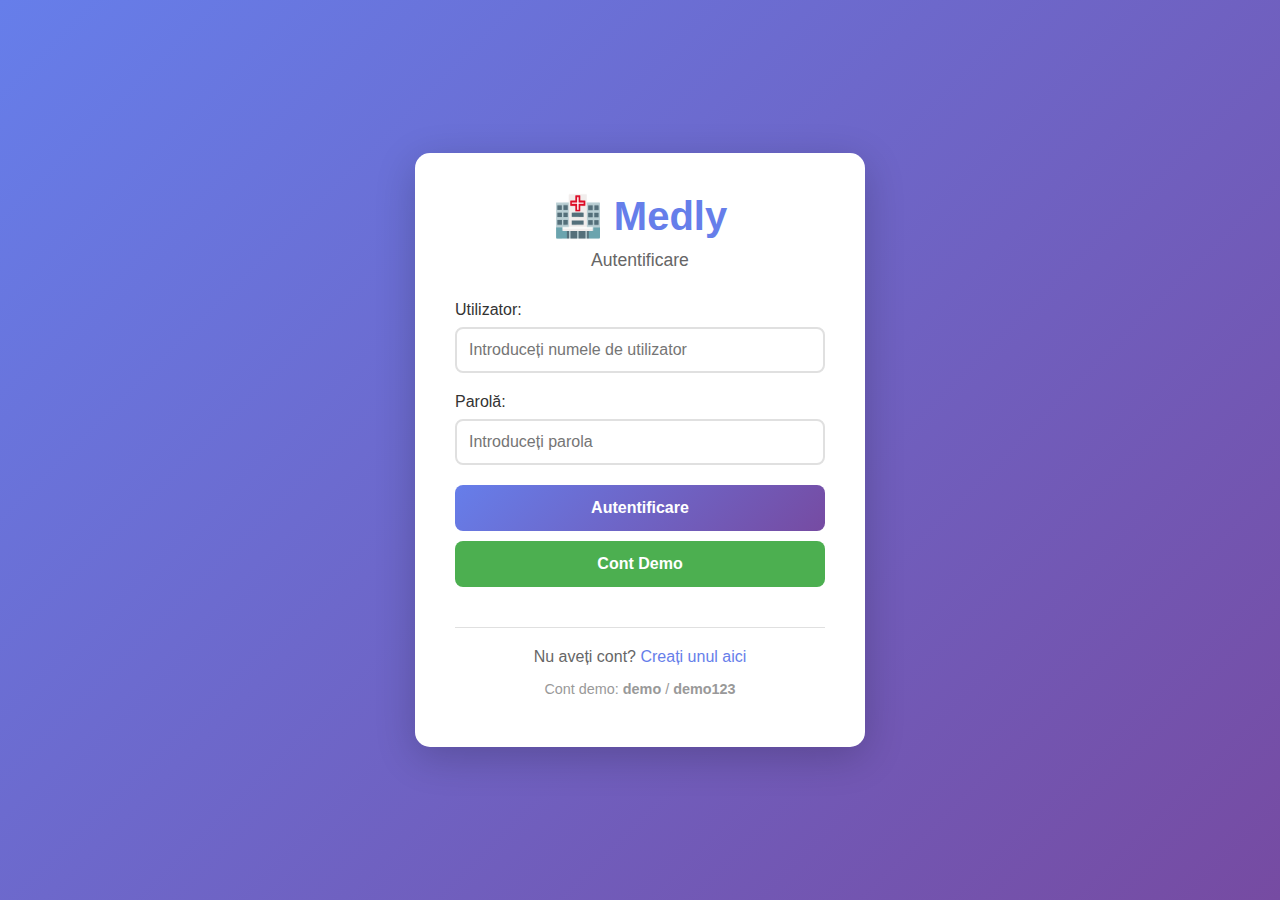
<file: templates/login.html>
<!DOCTYPE html>
<html lang="ro">
<head>
    <meta charset="UTF-8">
    <meta name="viewport" content="width=device-width, initial-scale=1.0">
    <title>Autentificare - Medly</title>
    <style>
        * {
            margin: 0;
            padding: 0;
            box-sizing: border-box;
        }
        
        body {
            font-family: 'Segoe UI', Tahoma, Geneva, Verdana, sans-serif;
            background: linear-gradient(135deg, #667eea 0%, #764ba2 100%);
            min-height: 100vh;
            display: flex;
            justify-content: center;
            align-items: center;
            padding: 20px;
        }
        
        .login-container {
            width: 100%;
            max-width: 450px;
        }
        
        .login-box {
            background: white;
            border-radius: 15px;
            padding: 40px;
            box-shadow: 0 10px 40px rgba(0,0,0,0.2);
        }
        
        .login-header {
            text-align: center;
            margin-bottom: 30px;
        }
        
        .login-header h1 {
            color: #667eea;
            font-size: 2.5em;
            margin-bottom: 10px;
        }
        
        .login-header p {
            color: #666;
            font-size: 1.1em;
        }
        
        .form-group {
            margin-bottom: 20px;
        }
        
        .form-group label {
            display: block;
            margin-bottom: 8px;
            color: #333;
            font-weight: 500;
        }
        
        .form-group input {
            width: 100%;
            padding: 12px;
            border: 2px solid #e0e0e0;
            border-radius: 8px;
            font-size: 16px;
            transition: border-color 0.3s;
        }
        
        .form-group input:focus {
            outline: none;
            border-color: #667eea;
        }
        
        .error-message {
            background: #fee;
            color: #c33;
            padding: 12px;
            border-radius: 8px;
            margin-bottom: 20px;
            border: 1px solid #fcc;
        }
        
        .btn-login, .btn-register, .btn-demo {
            width: 100%;
            padding: 14px;
            border: none;
            border-radius: 8px;
            font-size: 16px;
            font-weight: 600;
            cursor: pointer;
            transition: transform 0.2s, box-shadow 0.2s;
            margin-bottom: 10px;
        }
        
        .btn-login {
            background: linear-gradient(135deg, #667eea 0%, #764ba2 100%);
            color: white;
        }
        
        .btn-login:hover {
            transform: translateY(-2px);
            box-shadow: 0 5px 15px rgba(102, 126, 234, 0.4);
        }
        
        .btn-register {
            background: #f0f0f0;
            color: #333;
        }
        
        .btn-register:hover {
            background: #e0e0e0;
        }
        
        .btn-demo {
            background: #4CAF50;
            color: white;
        }
        
        .btn-demo:hover {
            background: #45a049;
            transform: translateY(-2px);
        }
        
        .login-footer {
            margin-top: 30px;
            padding-top: 20px;
            border-top: 1px solid #e0e0e0;
            text-align: center;
        }
        
        .login-footer p {
            color: #666;
            margin-bottom: 10px;
        }
        
        .login-footer a {
            color: #667eea;
            text-decoration: none;
            font-weight: 500;
        }
        
        .login-footer a:hover {
            text-decoration: underline;
        }
    </style>
</head>
<body>
    <div class="login-container">
        <div class="login-box">
            <div class="login-header">
                <h1>🏥 Medly</h1>
                <p>Autentificare</p>
            </div>
            
            <form id="loginForm">
                <div class="form-group">
                    <label for="username">Utilizator:</label>
                    <input type="text" id="username" name="username" required autocomplete="username" placeholder="Introduceți numele de utilizator">
                </div>
                
                <div class="form-group">
                    <label for="password">Parolă:</label>
                    <input type="password" id="password" name="password" required autocomplete="current-password" placeholder="Introduceți parola">
                </div>
                
                <div id="errorMessage" class="error-message" style="display: none;"></div>
                
                <button type="submit" class="btn-login">Autentificare</button>
                <button type="button" class="btn-demo" onclick="demoLogin()">Cont Demo</button>
            </form>
            
            <div class="login-footer">
                <p>Nu aveți cont? <a href="{{ url_for('register') }}">Creați unul aici</a></p>
                <p style="font-size: 0.9em; color: #999; margin-top: 15px;">
                    Cont demo: <strong>demo</strong> / <strong>demo123</strong>
                </p>
            </div>
        </div>
    </div>
    
    <script>
        document.getElementById('loginForm').addEventListener('submit', async function(e) {
            e.preventDefault();
            
            const username = document.getElementById('username').value;
            const password = document.getElementById('password').value;
            const errorDiv = document.getElementById('errorMessage');
            
            errorDiv.style.display = 'none';
            
            try {
                const response = await fetch('/login', {
                    method: 'POST',
                    headers: {
                        'Content-Type': 'application/json'
                    },
                    body: JSON.stringify({ username, password })
                });
                
                const data = await response.json();
                
                if (response.ok && data.success) {
                    window.location.href = '/';
                } else {
                    errorDiv.textContent = data.error || 'Eroare la autentificare';
                    errorDiv.style.display = 'block';
                }
            } catch (error) {
                errorDiv.textContent = 'Eroare de conexiune. Vă rugăm să încercați din nou.';
                errorDiv.style.display = 'block';
            }
        });
        
        async function demoLogin() {
            const errorDiv = document.getElementById('errorMessage');
            errorDiv.style.display = 'none';
            
            try {
                const response = await fetch('/demo-login', {
                    method: 'POST',
                    headers: {
                        'Content-Type': 'application/json'
                    }
                });
                
                const data = await response.json();
                
                if (response.ok && data.success) {
                    window.location.href = '/';
                } else {
                    errorDiv.textContent = data.error || 'Eroare la autentificare demo';
                    errorDiv.style.display = 'block';
                }
            } catch (error) {
                errorDiv.textContent = 'Eroare de conexiune. Vă rugăm să încercați din nou.';
                errorDiv.style.display = 'block';
            }
        }
    </script>
</body>
</html>
</file>
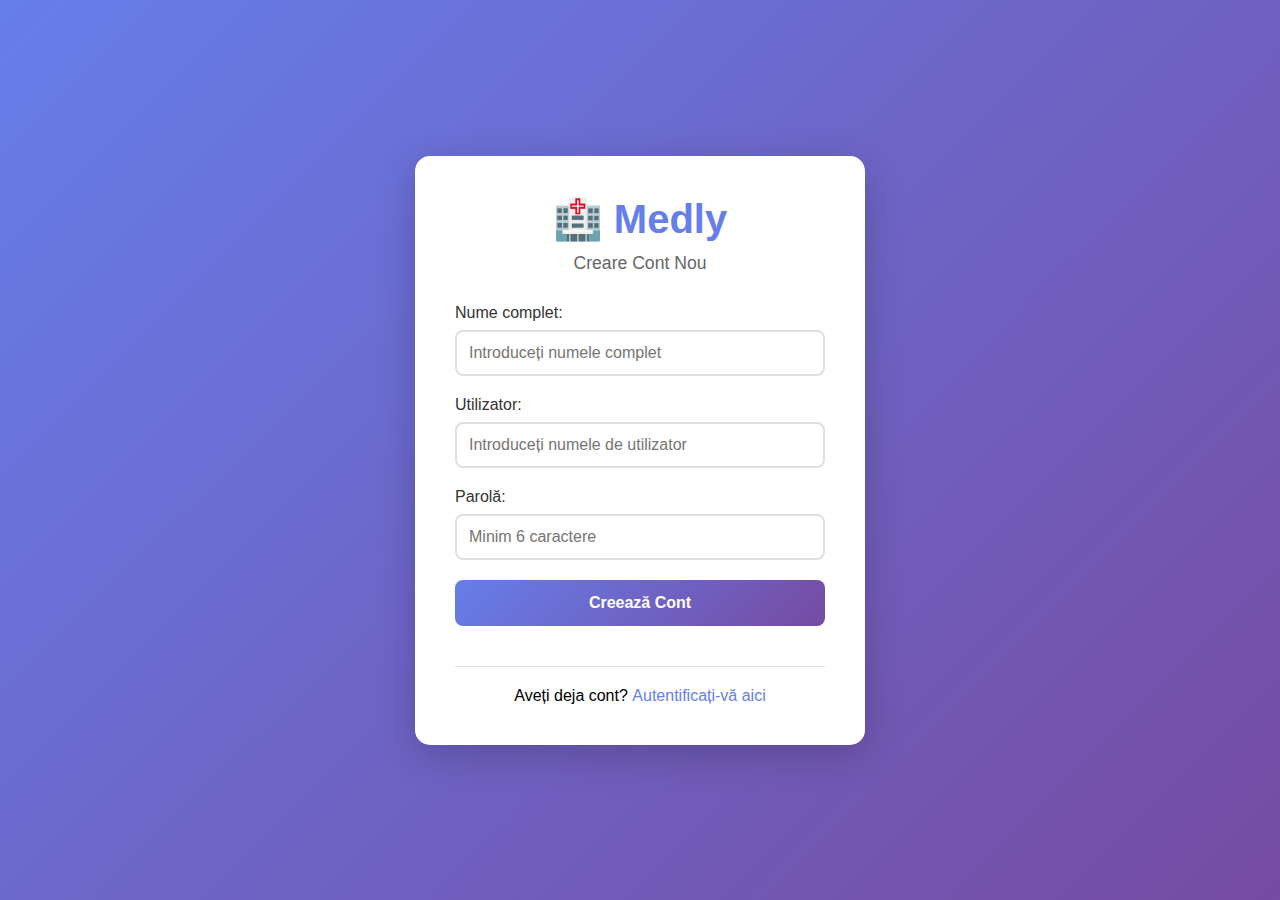
<file: templates/register.html>
<!DOCTYPE html>
<html lang="ro">
<head>
    <meta charset="UTF-8">
    <meta name="viewport" content="width=device-width, initial-scale=1.0">
    <title>Înregistrare - Medly</title>
    <style>
        * {
            margin: 0;
            padding: 0;
            box-sizing: border-box;
        }
        
        body {
            font-family: 'Segoe UI', Tahoma, Geneva, Verdana, sans-serif;
            background: linear-gradient(135deg, #667eea 0%, #764ba2 100%);
            min-height: 100vh;
            display: flex;
            justify-content: center;
            align-items: center;
            padding: 20px;
        }
        
        .register-container {
            width: 100%;
            max-width: 450px;
        }
        
        .register-box {
            background: white;
            border-radius: 15px;
            padding: 40px;
            box-shadow: 0 10px 40px rgba(0,0,0,0.2);
        }
        
        .register-header {
            text-align: center;
            margin-bottom: 30px;
        }
        
        .register-header h1 {
            color: #667eea;
            font-size: 2.5em;
            margin-bottom: 10px;
        }
        
        .register-header p {
            color: #666;
            font-size: 1.1em;
        }
        
        .form-group {
            margin-bottom: 20px;
        }
        
        .form-group label {
            display: block;
            margin-bottom: 8px;
            color: #333;
            font-weight: 500;
        }
        
        .form-group input {
            width: 100%;
            padding: 12px;
            border: 2px solid #e0e0e0;
            border-radius: 8px;
            font-size: 16px;
            transition: border-color 0.3s;
        }
        
        .form-group input:focus {
            outline: none;
            border-color: #667eea;
        }
        
        .error-message {
            background: #fee;
            color: #c33;
            padding: 12px;
            border-radius: 8px;
            margin-bottom: 20px;
            border: 1px solid #fcc;
        }
        
        .btn-register, .btn-back {
            width: 100%;
            padding: 14px;
            border: none;
            border-radius: 8px;
            font-size: 16px;
            font-weight: 600;
            cursor: pointer;
            transition: transform 0.2s, box-shadow 0.2s;
            margin-bottom: 10px;
        }
        
        .btn-register {
            background: linear-gradient(135deg, #667eea 0%, #764ba2 100%);
            color: white;
        }
        
        .btn-register:hover {
            transform: translateY(-2px);
            box-shadow: 0 5px 15px rgba(102, 126, 234, 0.4);
        }
        
        .btn-back {
            background: #f0f0f0;
            color: #333;
        }
        
        .btn-back:hover {
            background: #e0e0e0;
        }
        
        .register-footer {
            margin-top: 30px;
            padding-top: 20px;
            border-top: 1px solid #e0e0e0;
            text-align: center;
        }
        
        .register-footer a {
            color: #667eea;
            text-decoration: none;
            font-weight: 500;
        }
        
        .register-footer a:hover {
            text-decoration: underline;
        }
    </style>
</head>
<body>
    <div class="register-container">
        <div class="register-box">
            <div class="register-header">
                <h1>🏥 Medly</h1>
                <p>Creare Cont Nou</p>
            </div>
            
            <form id="registerForm">
                <div class="form-group">
                    <label for="full_name">Nume complet:</label>
                    <input type="text" id="full_name" name="full_name" required placeholder="Introduceți numele complet">
                </div>
                
                <div class="form-group">
                    <label for="username">Utilizator:</label>
                    <input type="text" id="username" name="username" required autocomplete="username" placeholder="Introduceți numele de utilizator">
                </div>
                
                <div class="form-group">
                    <label for="password">Parolă:</label>
                    <input type="password" id="password" name="password" required autocomplete="new-password" placeholder="Minim 6 caractere">
                </div>
                
                <div id="errorMessage" class="error-message" style="display: none;"></div>
                
                <button type="submit" class="btn-register">Creează Cont</button>
            </form>
            
            <div class="register-footer">
                <p>Aveți deja cont? <a href="{{ url_for('login') }}">Autentificați-vă aici</a></p>
            </div>
        </div>
    </div>
    
    <script>
        document.getElementById('registerForm').addEventListener('submit', async function(e) {
            e.preventDefault();
            
            const full_name = document.getElementById('full_name').value.trim();
            const username = document.getElementById('username').value.trim();
            const password = document.getElementById('password').value;
            const errorDiv = document.getElementById('errorMessage');
            
            errorDiv.style.display = 'none';
            
            if (password.length < 6) {
                errorDiv.textContent = 'Parola trebuie să aibă cel puțin 6 caractere';
                errorDiv.style.display = 'block';
                return;
            }
            
            try {
                const response = await fetch('/register', {
                    method: 'POST',
                    headers: {
                        'Content-Type': 'application/json'
                    },
                    body: JSON.stringify({ full_name, username, password })
                });
                
                const data = await response.json();
                
                if (response.ok && data.success) {
                    window.location.href = '/';
                } else {
                    errorDiv.textContent = data.error || 'Eroare la crearea contului';
                    errorDiv.style.display = 'block';
                }
            } catch (error) {
                errorDiv.textContent = 'Eroare de conexiune. Vă rugăm să încercați din nou.';
                errorDiv.style.display = 'block';
            }
        });
    </script>
</body>
</html>
</file>
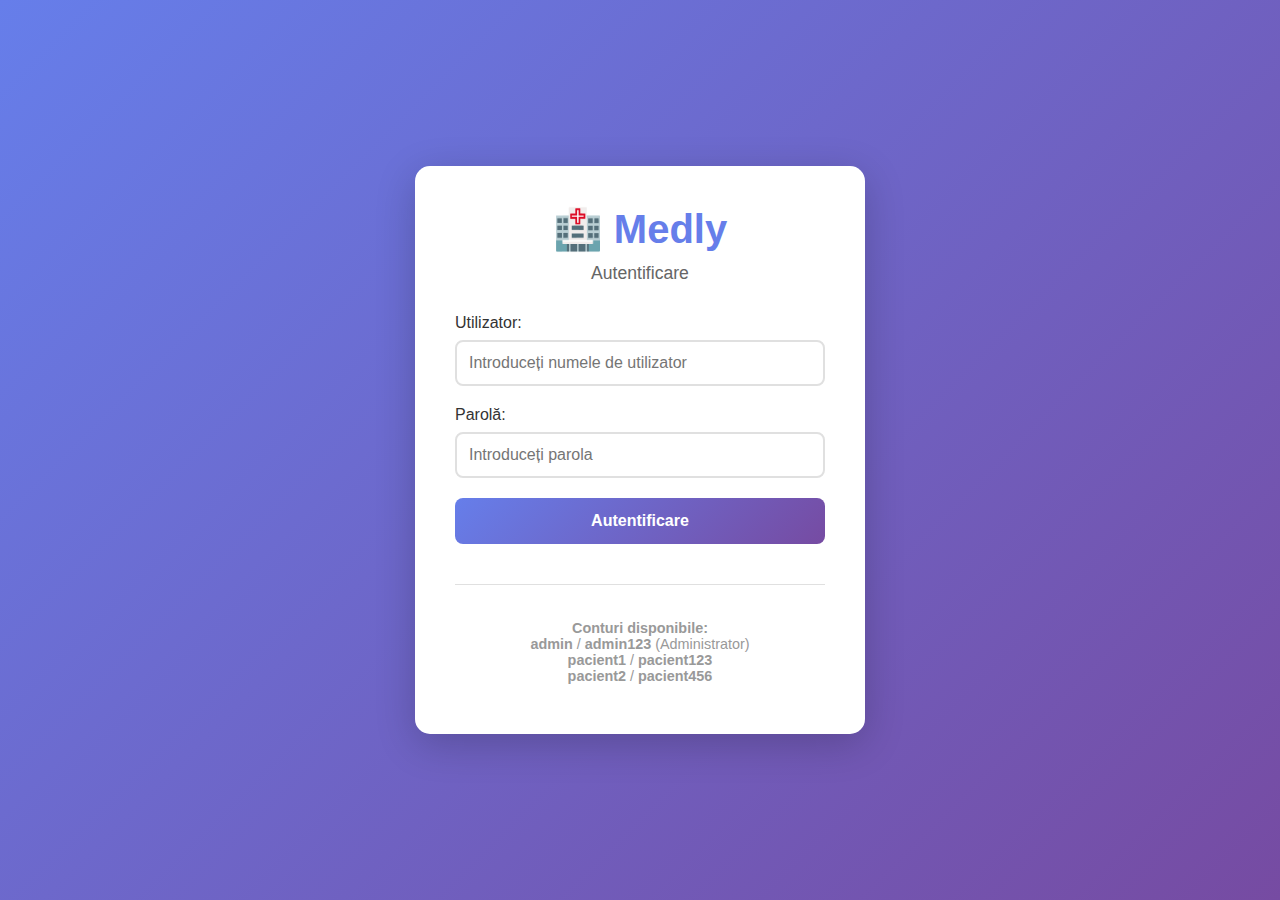
<file: frontend/templates/login.html>
<!DOCTYPE html>
<html lang="ro">
<head>
    <meta charset="UTF-8">
    <meta name="viewport" content="width=device-width, initial-scale=1.0">
    <title>Autentificare - Medly</title>
    <style>
        * {
            margin: 0;
            padding: 0;
            box-sizing: border-box;
        }
        
        body {
            font-family: 'Segoe UI', Tahoma, Geneva, Verdana, sans-serif;
            background: linear-gradient(135deg, #667eea 0%, #764ba2 100%);
            min-height: 100vh;
            display: flex;
            justify-content: center;
            align-items: center;
            padding: 20px;
        }
        
        .login-container {
            width: 100%;
            max-width: 450px;
        }
        
        .login-box {
            background: white;
            border-radius: 15px;
            padding: 40px;
            box-shadow: 0 10px 40px rgba(0,0,0,0.2);
        }
        
        .login-header {
            text-align: center;
            margin-bottom: 30px;
        }
        
        .login-header h1 {
            color: #667eea;
            font-size: 2.5em;
            margin-bottom: 10px;
        }
        
        .login-header p {
            color: #666;
            font-size: 1.1em;
        }
        
        .form-group {
            margin-bottom: 20px;
        }
        
        .form-group label {
            display: block;
            margin-bottom: 8px;
            color: #333;
            font-weight: 500;
        }
        
        .form-group input {
            width: 100%;
            padding: 12px;
            border: 2px solid #e0e0e0;
            border-radius: 8px;
            font-size: 16px;
            transition: border-color 0.3s;
        }
        
        .form-group input:focus {
            outline: none;
            border-color: #667eea;
        }
        
        .error-message {
            background: #fee;
            color: #c33;
            padding: 12px;
            border-radius: 8px;
            margin-bottom: 20px;
            border: 1px solid #fcc;
        }
        
        .btn-login {
            width: 100%;
            padding: 14px;
            border: none;
            border-radius: 8px;
            font-size: 16px;
            font-weight: 600;
            cursor: pointer;
            transition: transform 0.2s, box-shadow 0.2s;
            margin-bottom: 10px;
            background: linear-gradient(135deg, #667eea 0%, #764ba2 100%);
            color: white;
        }
        
        .btn-login:hover {
            transform: translateY(-2px);
            box-shadow: 0 5px 15px rgba(102, 126, 234, 0.4);
        }
        
        .login-footer {
            margin-top: 30px;
            padding-top: 20px;
            border-top: 1px solid #e0e0e0;
            text-align: center;
        }
        
        .login-footer p {
            color: #666;
            margin-bottom: 10px;
        }
        
        .login-footer a {
            color: #667eea;
            text-decoration: none;
            font-weight: 500;
        }
        
        .login-footer a:hover {
            text-decoration: underline;
        }
    </style>
</head>
<body>
    <div class="login-container">
        <div class="login-box">
            <div class="login-header">
                <h1>🏥 Medly</h1>
                <p>Autentificare</p>
            </div>
            
            <form id="loginForm">
                <div class="form-group">
                    <label for="username">Utilizator:</label>
                    <input type="text" id="username" name="username" required autocomplete="username" placeholder="Introduceți numele de utilizator">
                </div>
                
                <div class="form-group">
                    <label for="password">Parolă:</label>
                    <input type="password" id="password" name="password" required autocomplete="current-password" placeholder="Introduceți parola">
                </div>
                
                <div id="errorMessage" class="error-message" style="display: none;"></div>
                
                <button type="submit" class="btn-login">Autentificare</button>
            </form>
            
            <div class="login-footer">
                <p style="font-size: 0.9em; color: #999; margin-top: 15px;">
                    <strong>Conturi disponibile:</strong><br>
                    <strong>admin</strong> / <strong>admin123</strong> (Administrator)<br>
                    <strong>pacient1</strong> / <strong>pacient123</strong><br>
                    <strong>pacient2</strong> / <strong>pacient456</strong>
                </p>
            </div>
        </div>
    </div>
    
    <script>
        document.getElementById('loginForm').addEventListener('submit', async function(e) {
            e.preventDefault();
            
            const username = document.getElementById('username').value;
            const password = document.getElementById('password').value;
            const errorDiv = document.getElementById('errorMessage');
            
            errorDiv.style.display = 'none';
            
            try {
                const response = await fetch('/login', {
                    method: 'POST',
                    headers: {
                        'Content-Type': 'application/json'
                    },
                    body: JSON.stringify({ username, password })
                });
                
                const data = await response.json();
                
                if (response.ok && data.success) {
                    window.location.href = '/';
                } else {
                    errorDiv.textContent = data.error || 'Eroare la autentificare';
                    errorDiv.style.display = 'block';
                }
            } catch (error) {
                errorDiv.textContent = 'Eroare de conexiune. Vă rugăm să încercați din nou.';
                errorDiv.style.display = 'block';
            }
        });
        
    </script>
</body>
</html>
</file>
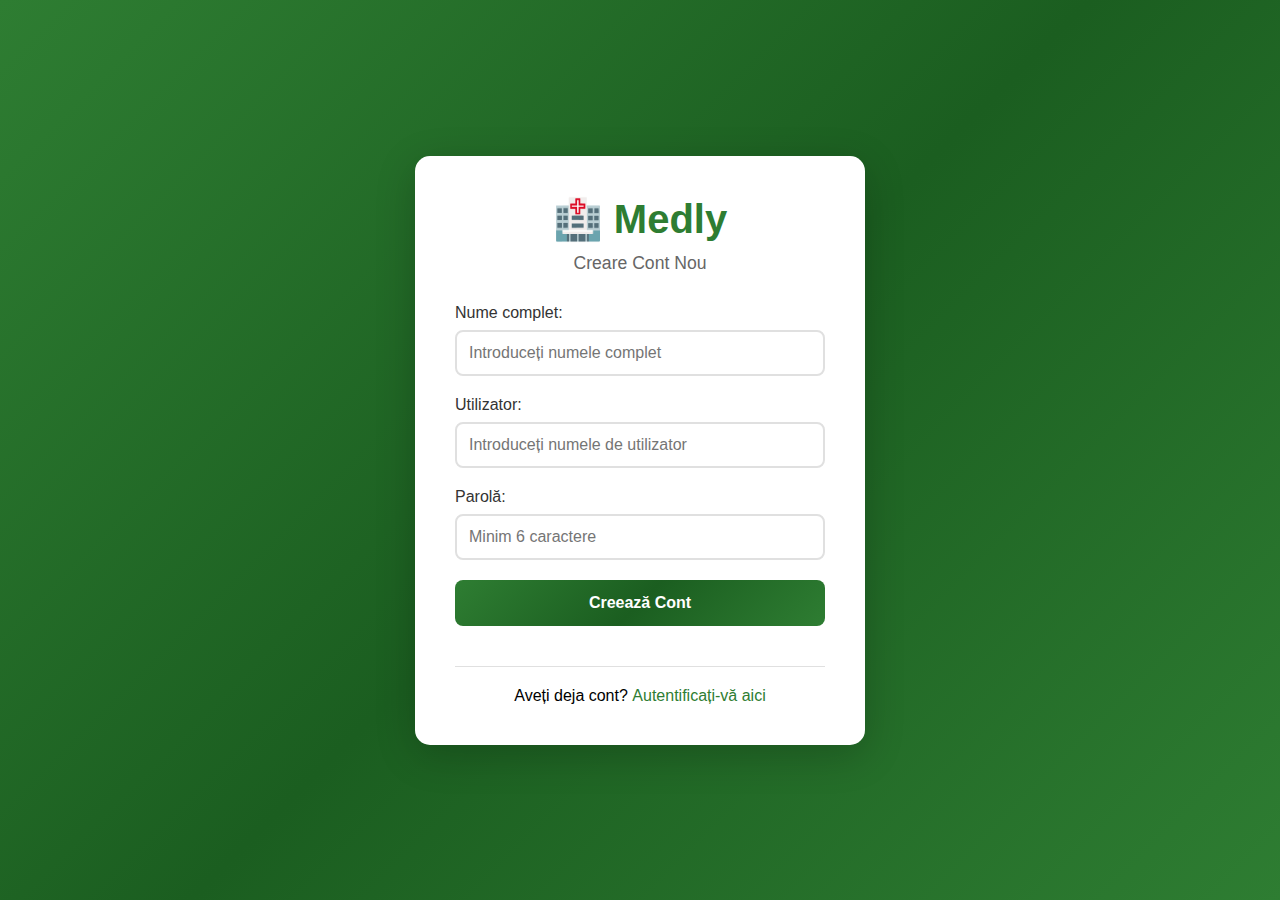
<file: frontend/templates/register.html>
<!DOCTYPE html>
<html lang="ro">
<head>
    <meta charset="UTF-8">
    <meta name="viewport" content="width=device-width, initial-scale=1.0">
    <title>Înregistrare - Medly</title>
    <style>
        * {
            margin: 0;
            padding: 0;
            box-sizing: border-box;
        }
        
        body {
            font-family: 'Segoe UI', Tahoma, Geneva, Verdana, sans-serif;
            background: linear-gradient(135deg, #2E7D32 0%, #1B5E20 50%, #2E7D32 100%);
            min-height: 100vh;
            display: flex;
            justify-content: center;
            align-items: center;
            padding: 20px;
        }
        
        .register-container {
            width: 100%;
            max-width: 450px;
        }
        
        .register-box {
            background: white;
            border-radius: 15px;
            padding: 40px;
            box-shadow: 0 10px 40px rgba(0,0,0,0.2);
        }
        
        .register-header {
            text-align: center;
            margin-bottom: 30px;
        }
        
        .register-header h1 {
            color: #2E7D32;
            font-size: 2.5em;
            margin-bottom: 10px;
        }
        
        .register-header p {
            color: #666;
            font-size: 1.1em;
        }
        
        .form-group {
            margin-bottom: 20px;
        }
        
        .form-group label {
            display: block;
            margin-bottom: 8px;
            color: #333;
            font-weight: 500;
        }
        
        .form-group input {
            width: 100%;
            padding: 12px;
            border: 2px solid #e0e0e0;
            border-radius: 8px;
            font-size: 16px;
            transition: border-color 0.3s;
        }
        
        .form-group input:focus {
            outline: none;
            border-color: #4CAF50;
        }
        
        .error-message {
            background: #fee;
            color: #c33;
            padding: 12px;
            border-radius: 8px;
            margin-bottom: 20px;
            border: 1px solid #fcc;
        }
        
        .btn-register, .btn-back {
            width: 100%;
            padding: 14px;
            border: none;
            border-radius: 8px;
            font-size: 16px;
            font-weight: 600;
            cursor: pointer;
            transition: transform 0.2s, box-shadow 0.2s;
            margin-bottom: 10px;
        }
        
        .btn-register {
            background: linear-gradient(135deg, #2E7D32 0%, #1B5E20 50%, #2E7D32 100%);
            color: white;
        }
        
        .btn-register:hover {
            transform: translateY(-2px);
            box-shadow: 0 6px 20px rgba(76, 175, 80, 0.4);
            background: linear-gradient(135deg, #66BB6A 0%, #4CAF50 100%);
        }
        
        .btn-back {
            background: #f0f0f0;
            color: #333;
        }
        
        .btn-back:hover {
            background: #e0e0e0;
        }
        
        .register-footer {
            margin-top: 30px;
            padding-top: 20px;
            border-top: 1px solid #e0e0e0;
            text-align: center;
        }
        
        .register-footer a {
            color: #2E7D32;
            text-decoration: none;
            font-weight: 500;
        }
        
        .register-footer a:hover {
            text-decoration: underline;
            color: #4CAF50;
        }
    </style>
</head>
<body>
    <div class="register-container">
        <div class="register-box">
            <div class="register-header">
                <h1>🏥 Medly</h1>
                <p>Creare Cont Nou</p>
            </div>
            
            <form id="registerForm">
                <div class="form-group">
                    <label for="full_name">Nume complet:</label>
                    <input type="text" id="full_name" name="full_name" required placeholder="Introduceți numele complet">
                </div>
                
                <div class="form-group">
                    <label for="username">Utilizator:</label>
                    <input type="text" id="username" name="username" required autocomplete="username" placeholder="Introduceți numele de utilizator">
                </div>
                
                <div class="form-group">
                    <label for="password">Parolă:</label>
                    <input type="password" id="password" name="password" required autocomplete="new-password" placeholder="Minim 6 caractere">
                </div>
                
                <div id="errorMessage" class="error-message" style="display: none;"></div>
                
                <button type="submit" class="btn-register">Creează Cont</button>
            </form>
            
            <div class="register-footer">
                <p>Aveți deja cont? <a href="{{ url_for('login') }}">Autentificați-vă aici</a></p>
            </div>
        </div>
    </div>
    
    <script>
        document.getElementById('registerForm').addEventListener('submit', async function(e) {
            e.preventDefault();
            
            const full_name = document.getElementById('full_name').value.trim();
            const username = document.getElementById('username').value.trim();
            const password = document.getElementById('password').value;
            const errorDiv = document.getElementById('errorMessage');
            
            errorDiv.style.display = 'none';
            
            if (password.length < 6) {
                errorDiv.textContent = 'Parola trebuie să aibă cel puțin 6 caractere';
                errorDiv.style.display = 'block';
                return;
            }
            
            try {
                const response = await fetch('/register', {
                    method: 'POST',
                    headers: {
                        'Content-Type': 'application/json'
                    },
                    body: JSON.stringify({ full_name, username, password })
                });
                
                const data = await response.json();
                
                if (response.ok && data.success) {
                    window.location.href = '/';
                } else {
                    errorDiv.textContent = data.error || 'Eroare la crearea contului';
                    errorDiv.style.display = 'block';
                }
            } catch (error) {
                errorDiv.textContent = 'Eroare de conexiune. Vă rugăm să încercați din nou.';
                errorDiv.style.display = 'block';
            }
        });
    </script>
</body>
</html>
</file>
